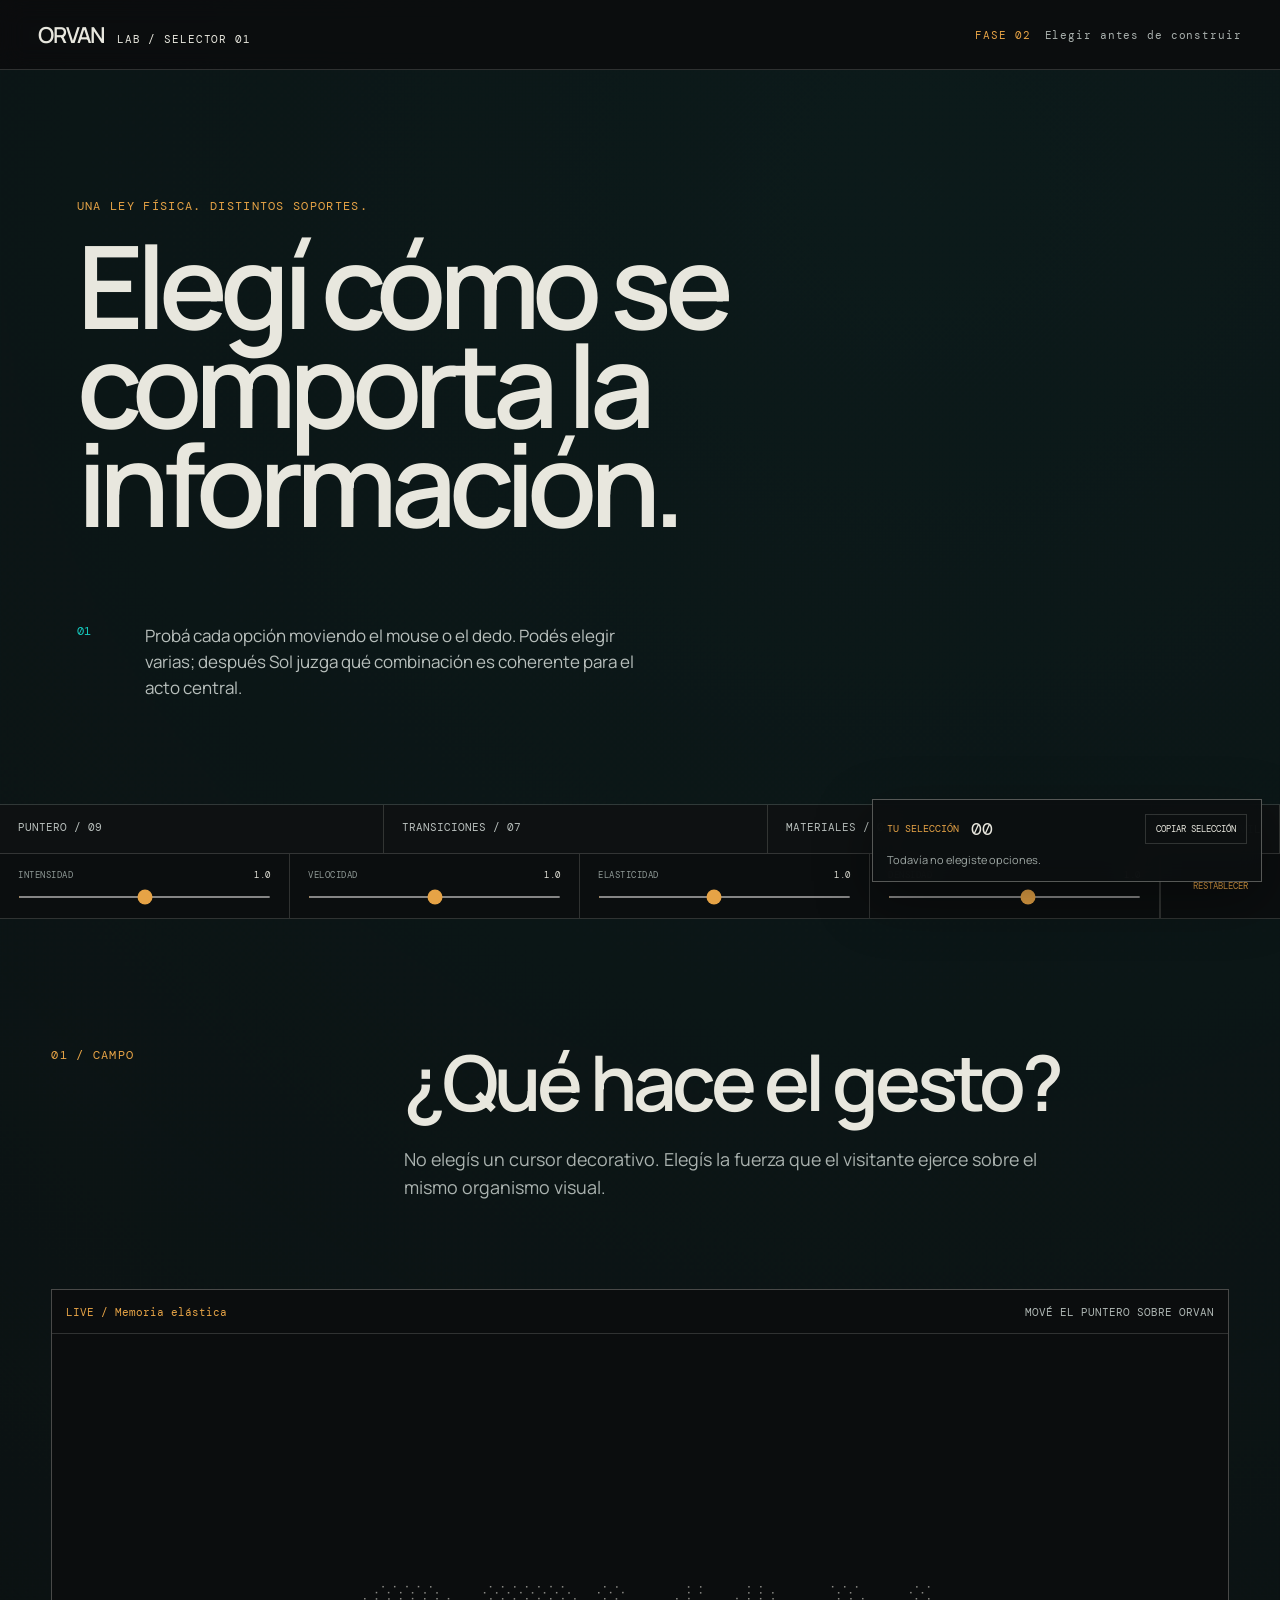
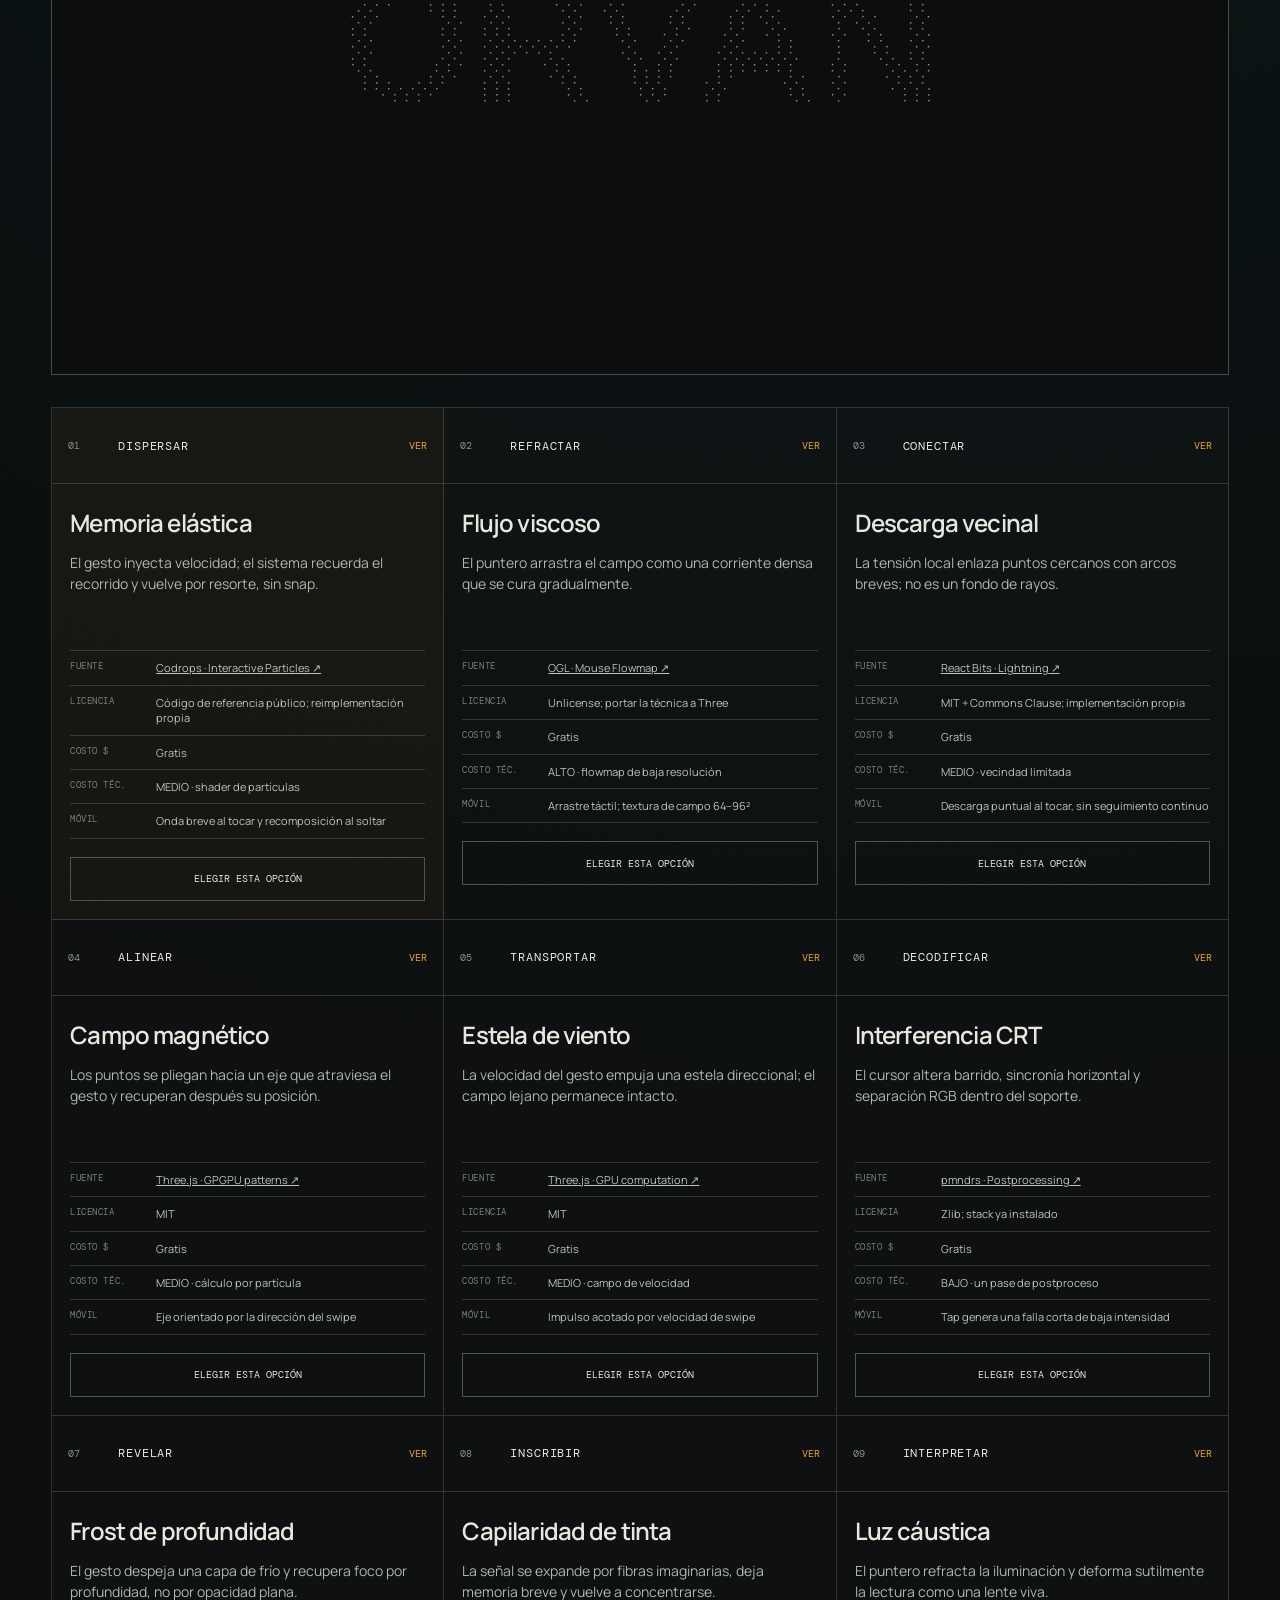
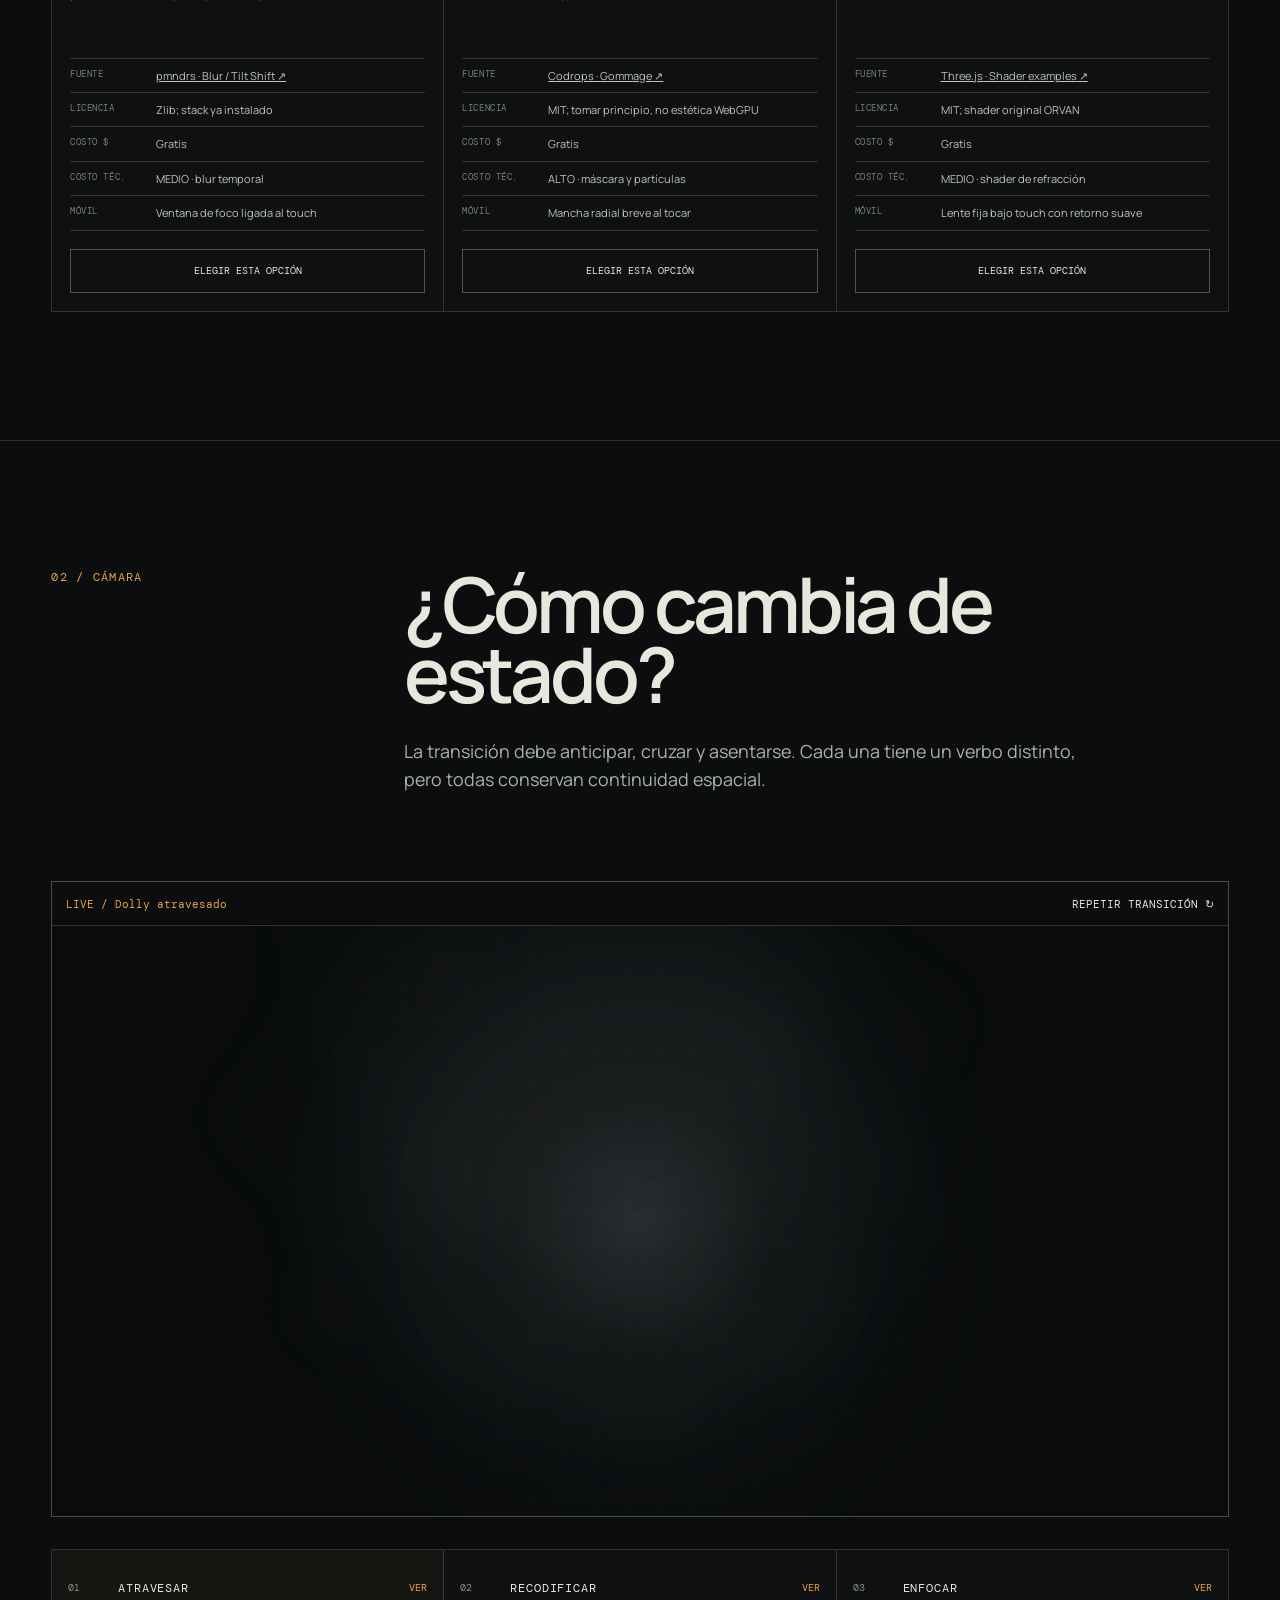
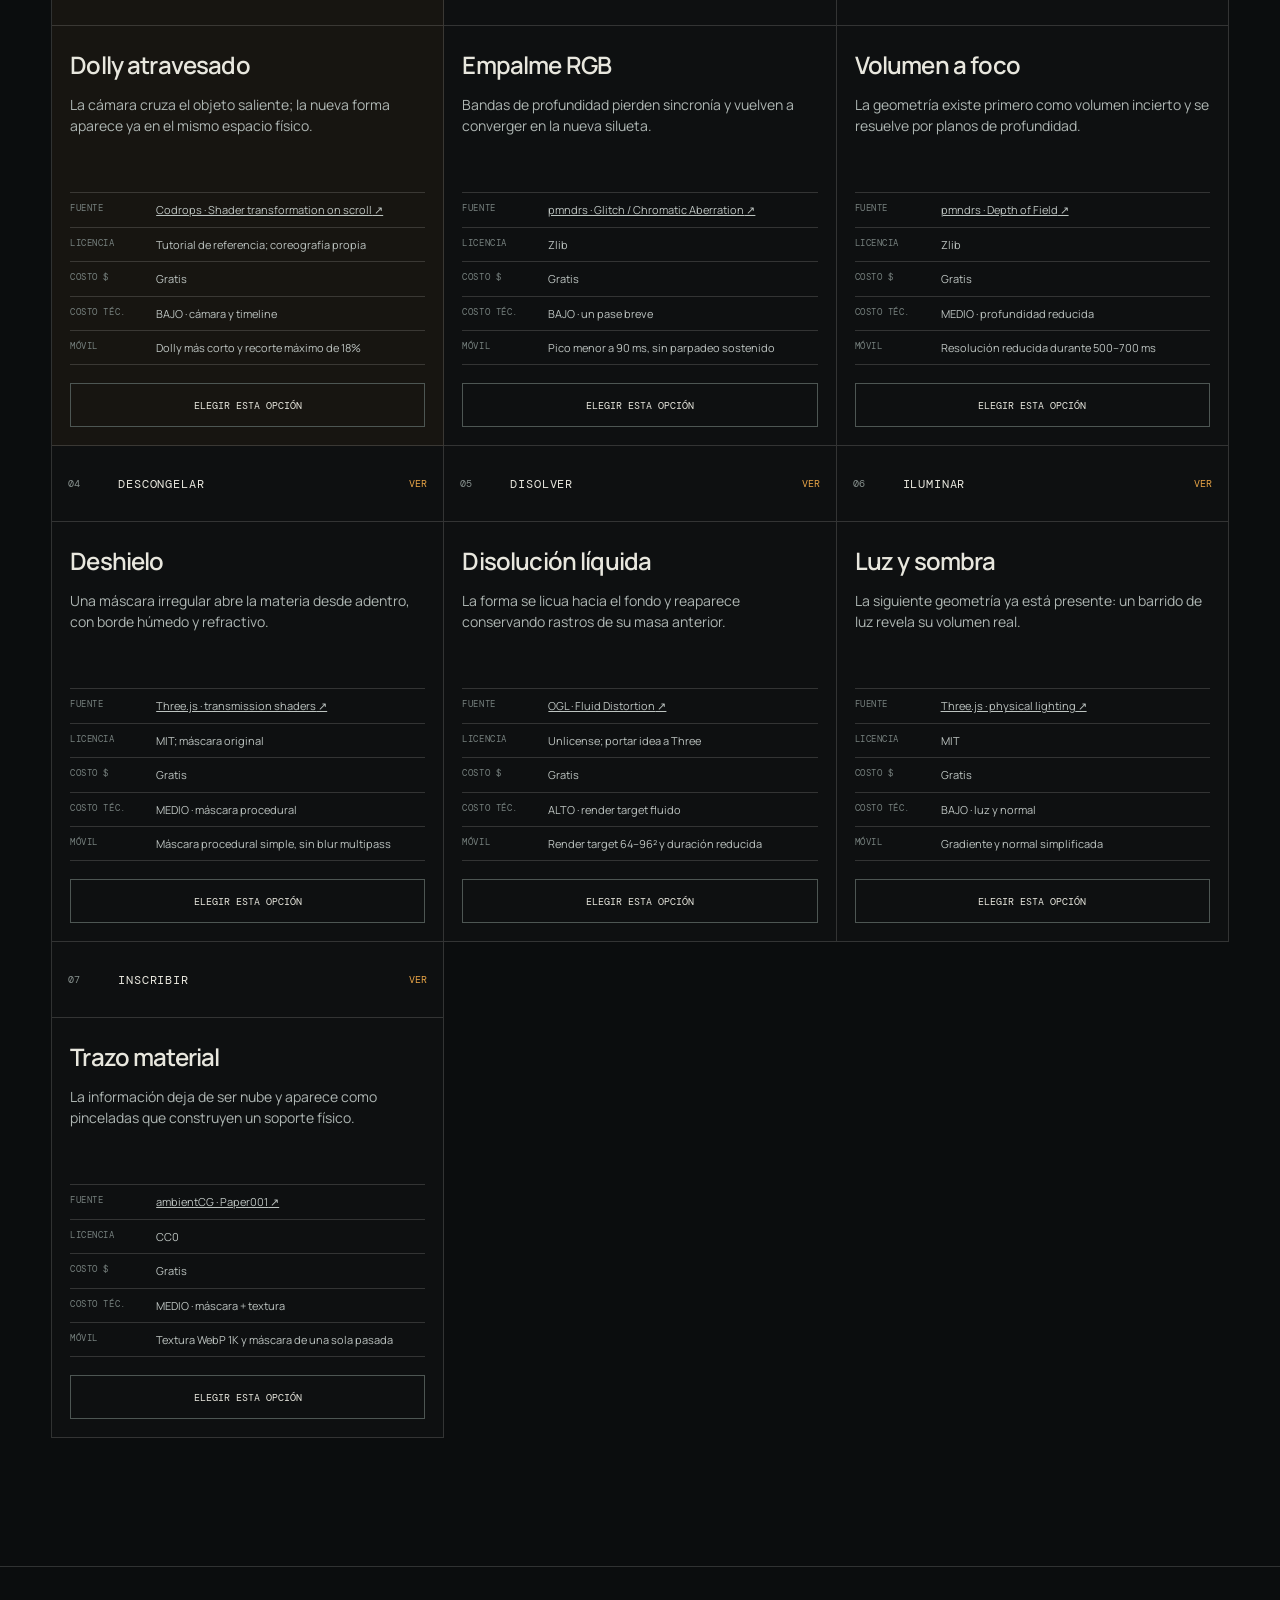
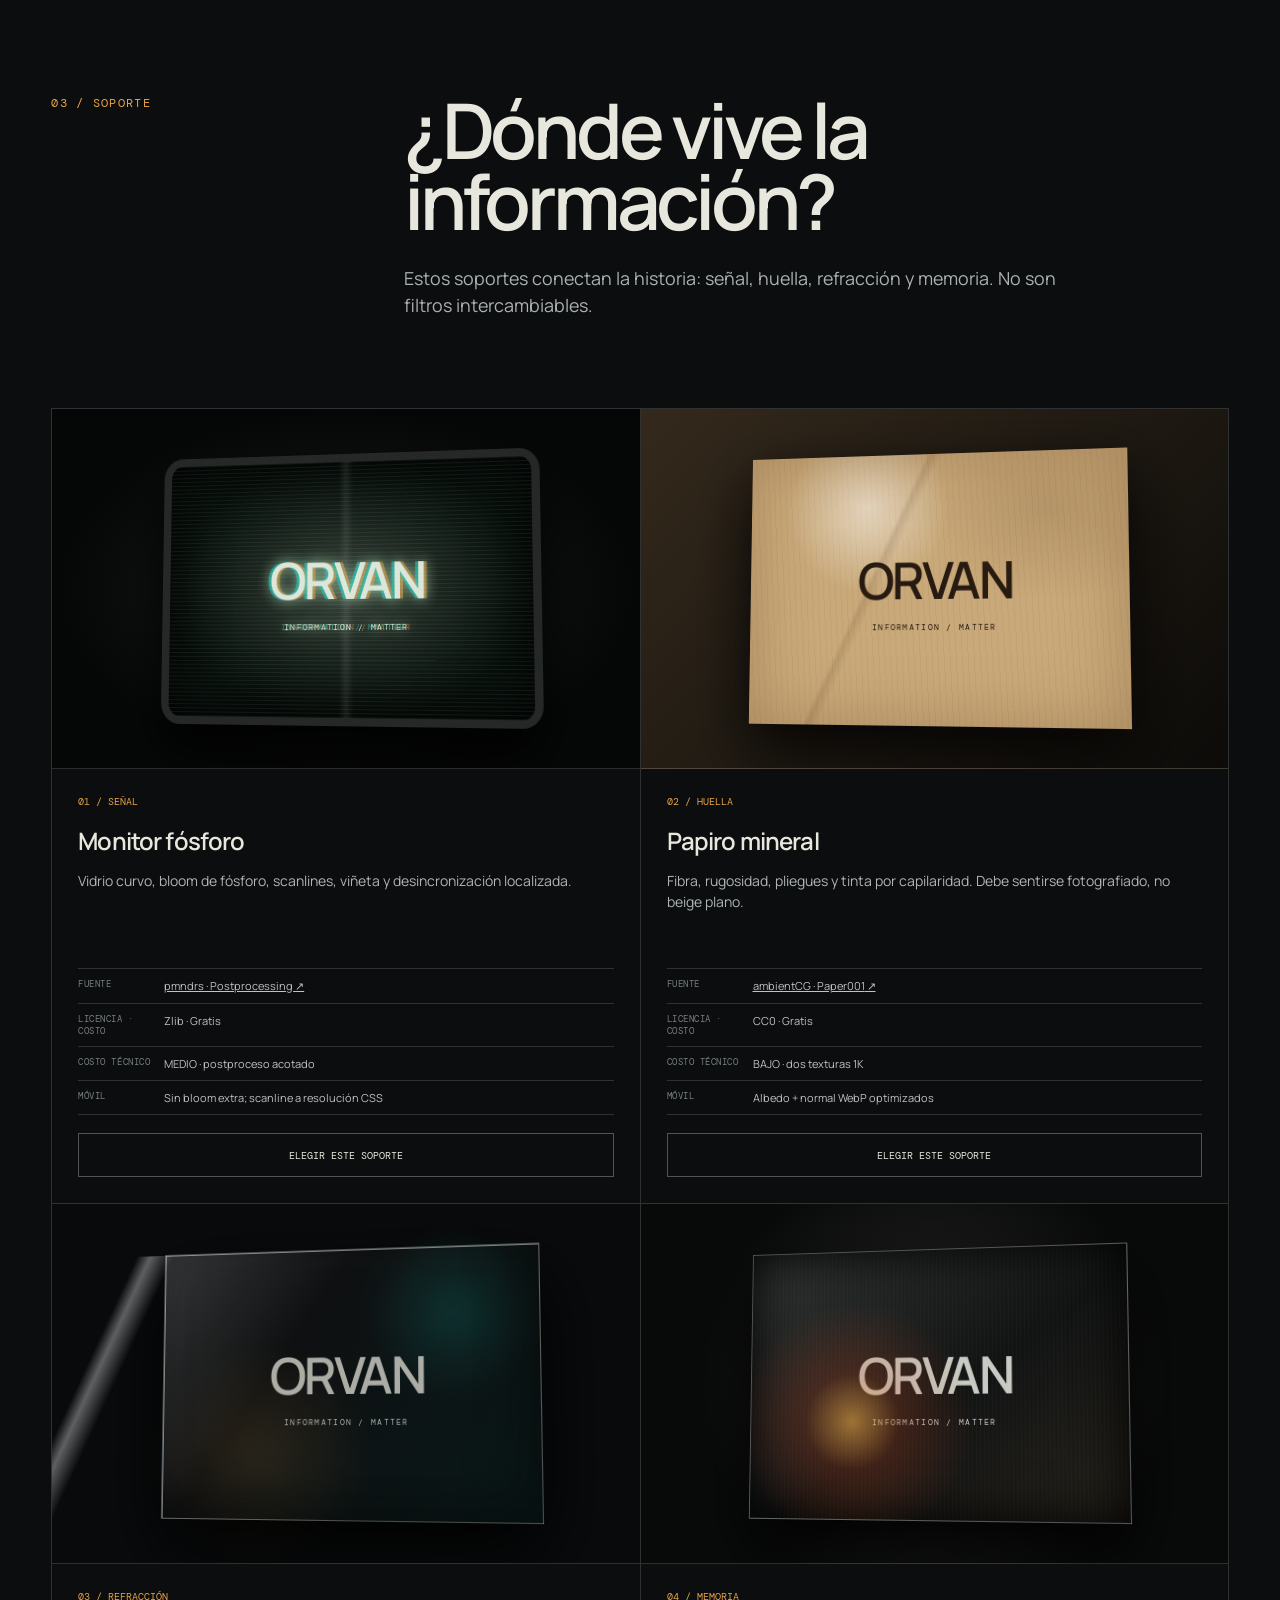
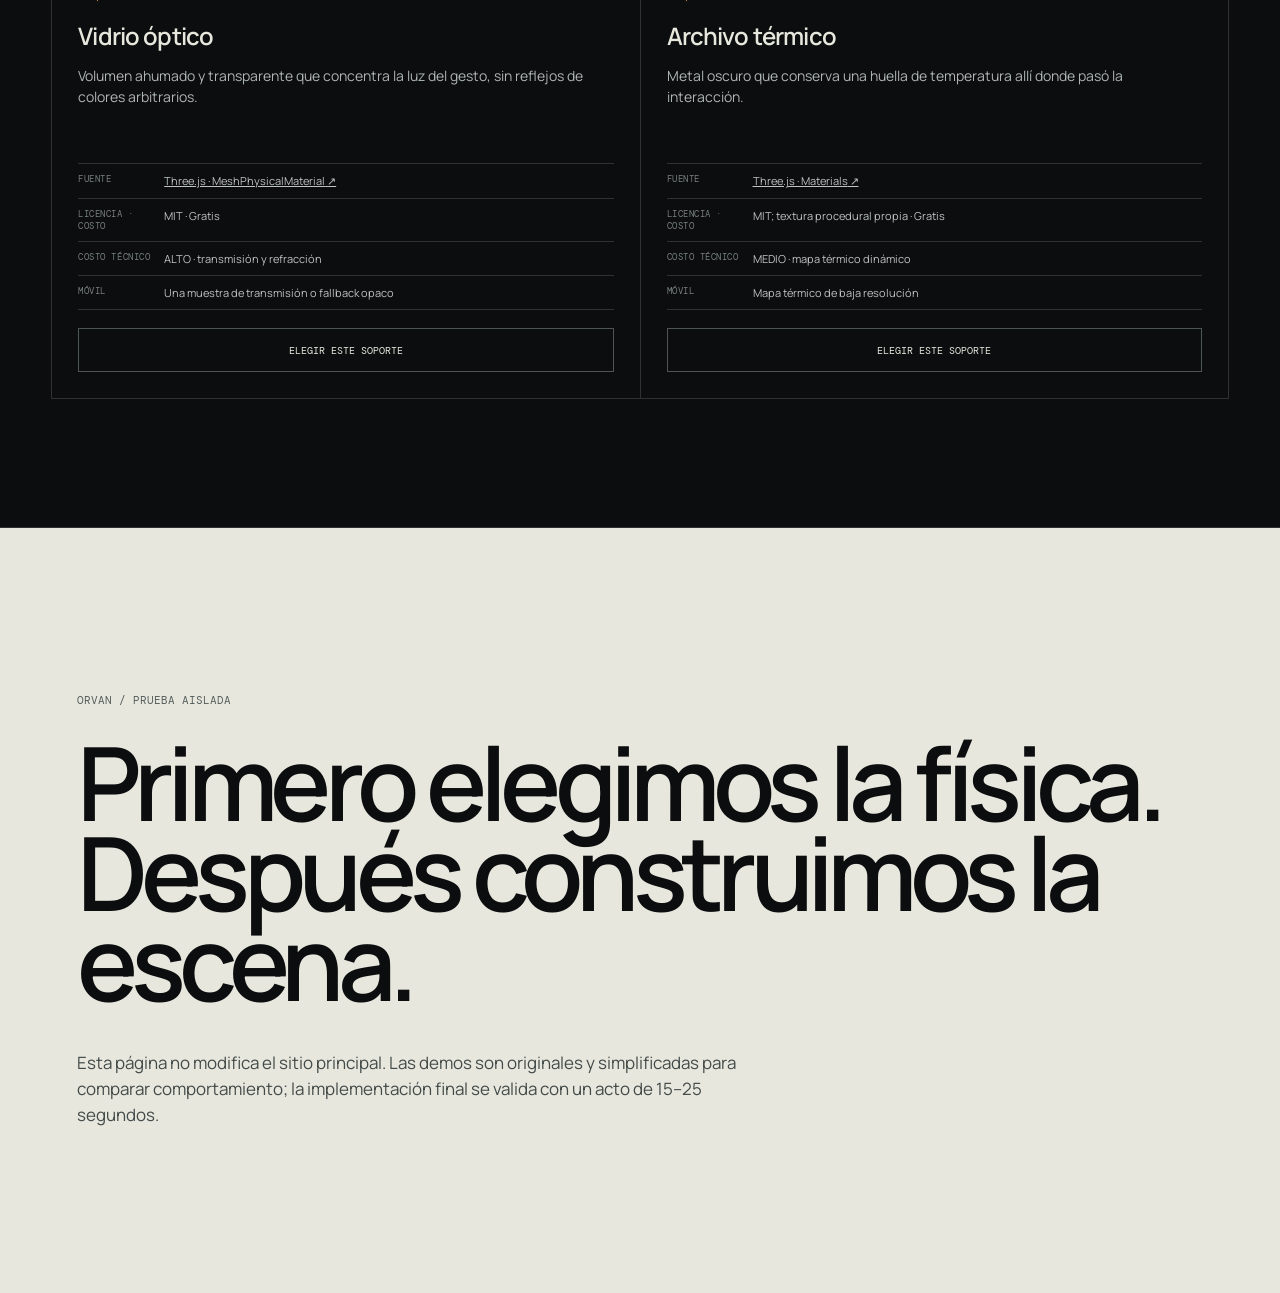
<file: selector.html>
<!doctype html>
<html lang="es">
  <head>
    <meta charset="UTF-8" />
    <meta name="viewport" content="width=device-width, initial-scale=1.0" />
    <meta name="robots" content="noindex,nofollow" />
    <meta name="theme-color" content="#0b0d0e" />
    <link rel="icon" href="data:image/svg+xml,%3Csvg xmlns='http://www.w3.org/2000/svg' viewBox='0 0 64 64'%3E%3Crect width='64' height='64' fill='%230b0d0e'/%3E%3Cpath d='M11 12h12l9 26 9-26h12L37 52H27z' fill='%23e6a346'/%3E%3C/svg%3E" />
    <title>ORVAN — Selector de lenguaje físico</title>
    <script type="module" crossorigin src="./assets/selector-DkYzCMmR.js"></script>
    <link rel="modulepreload" crossorigin href="./assets/jsx-runtime-n5LQ9ujS.js">
    <link rel="modulepreload" crossorigin href="./assets/client-CB8it3IZ.js">
    <link rel="stylesheet" crossorigin href="./assets/selector--_bkCTRO.css">
  </head>
  <body>
    <div id="selector-root"></div>
  </body>
</html>
</file>
<file: assets/selector--_bkCTRO.css>
@font-face{font-family:Manrope;font-style:normal;font-display:swap;font-weight:400;src:url([data-uri])format("woff2"),url([data-uri])format("woff");unicode-range:U+460-52F,U+1C80-1C8A,U+20B4,U+2DE0-2DFF,U+A640-A69F,U+FE2E-FE2F}@font-face{font-family:Manrope;font-style:normal;font-display:swap;font-weight:400;src:url(./manrope-cyrillic-400-normal-BMzJvInZ.woff2)format("woff2"),url(./manrope-cyrillic-400-normal-Dvx59UGC.woff)format("woff");unicode-range:U+301,U+400-45F,U+490-491,U+4B0-4B1,U+2116}@font-face{font-family:Manrope;font-style:normal;font-display:swap;font-weight:400;src:url(./manrope-greek-400-normal-CM4qok81.woff2)format("woff2"),url(./manrope-greek-400-normal-DuX9RsAR.woff)format("woff");unicode-range:U+370-377,U+37A-37F,U+384-38A,U+38C,U+38E-3A1,U+3A3-3FF}@font-face{font-family:Manrope;font-style:normal;font-display:swap;font-weight:400;src:url(./manrope-vietnamese-400-normal-DHb3EETF.woff2)format("woff2"),url(./manrope-vietnamese-400-normal-D7E_mLGF.woff)format("woff");unicode-range:U+102-103,U+110-111,U+128-129,U+168-169,U+1A0-1A1,U+1AF-1B0,U+300-301,U+303-304,U+308-309,U+323,U+329,U+1EA0-1EF9,U+20AB}@font-face{font-family:Manrope;font-style:normal;font-display:swap;font-weight:400;src:url(./manrope-latin-ext-400-normal-CMDvPJRp.woff2)format("woff2"),url(./manrope-latin-ext-400-normal-C-X6QNXX.woff)format("woff");unicode-range:U+100-2BA,U+2BD-2C5,U+2C7-2CC,U+2CE-2D7,U+2DD-2FF,U+304,U+308,U+329,U+1D00-1DBF,U+1E00-1E9F,U+1EF2-1EFF,U+2020,U+20A0-20AB,U+20AD-20C0,U+2113,U+2C60-2C7F,U+A720-A7FF}@font-face{font-family:Manrope;font-style:normal;font-display:swap;font-weight:400;src:url(./manrope-latin-400-normal-PaqtzbVb.woff2)format("woff2"),url(./manrope-latin-400-normal-8tf8FM3T.woff)format("woff");unicode-range:U+??,U+131,U+152-153,U+2BB-2BC,U+2C6,U+2DA,U+2DC,U+304,U+308,U+329,U+2000-206F,U+20AC,U+2122,U+2191,U+2193,U+2212,U+2215,U+FEFF,U+FFFD}@font-face{font-family:Manrope;font-style:normal;font-display:swap;font-weight:600;src:url([data-uri])format("woff2"),url([data-uri])format("woff");unicode-range:U+460-52F,U+1C80-1C8A,U+20B4,U+2DE0-2DFF,U+A640-A69F,U+FE2E-FE2F}@font-face{font-family:Manrope;font-style:normal;font-display:swap;font-weight:600;src:url(./manrope-cyrillic-600-normal-DvRl3Mj-.woff2)format("woff2"),url(./manrope-cyrillic-600-normal-It4mZcQk.woff)format("woff");unicode-range:U+301,U+400-45F,U+490-491,U+4B0-4B1,U+2116}@font-face{font-family:Manrope;font-style:normal;font-display:swap;font-weight:600;src:url(./manrope-greek-600-normal-BoRV6lzK.woff2)format("woff2"),url(./manrope-greek-600-normal-CF2i9ZRY.woff)format("woff");unicode-range:U+370-377,U+37A-37F,U+384-38A,U+38C,U+38E-3A1,U+3A3-3FF}@font-face{font-family:Manrope;font-style:normal;font-display:swap;font-weight:600;src:url(./manrope-vietnamese-600-normal-C1J5PCl_.woff2)format("woff2"),url(./manrope-vietnamese-600-normal-lA7a_7Ok.woff)format("woff");unicode-range:U+102-103,U+110-111,U+128-129,U+168-169,U+1A0-1A1,U+1AF-1B0,U+300-301,U+303-304,U+308-309,U+323,U+329,U+1EA0-1EF9,U+20AB}@font-face{font-family:Manrope;font-style:normal;font-display:swap;font-weight:600;src:url(./manrope-latin-ext-600-normal-_gBojHdJ.woff2)format("woff2"),url(./manrope-latin-ext-600-normal-u5Pl7hTU.woff)format("woff");unicode-range:U+100-2BA,U+2BD-2C5,U+2C7-2CC,U+2CE-2D7,U+2DD-2FF,U+304,U+308,U+329,U+1D00-1DBF,U+1E00-1E9F,U+1EF2-1EFF,U+2020,U+20A0-20AB,U+20AD-20C0,U+2113,U+2C60-2C7F,U+A720-A7FF}@font-face{font-family:Manrope;font-style:normal;font-display:swap;font-weight:600;src:url(./manrope-latin-600-normal-4f0koTD-.woff2)format("woff2"),url(./manrope-latin-600-normal-BqgrALkZ.woff)format("woff");unicode-range:U+??,U+131,U+152-153,U+2BB-2BC,U+2C6,U+2DA,U+2DC,U+304,U+308,U+329,U+2000-206F,U+20AC,U+2122,U+2191,U+2193,U+2212,U+2215,U+FEFF,U+FFFD}@font-face{font-family:DM Mono;font-style:normal;font-display:swap;font-weight:400;src:url(./dm-mono-latin-ext-400-normal-C2zvOubV.woff2)format("woff2"),url(./dm-mono-latin-ext-400-normal-1aZr6b2b.woff)format("woff");unicode-range:U+100-2BA,U+2BD-2C5,U+2C7-2CC,U+2CE-2D7,U+2DD-2FF,U+304,U+308,U+329,U+1D00-1DBF,U+1E00-1E9F,U+1EF2-1EFF,U+2020,U+20A0-20AB,U+20AD-20C0,U+2113,U+2C60-2C7F,U+A720-A7FF}@font-face{font-family:DM Mono;font-style:normal;font-display:swap;font-weight:400;src:url(./dm-mono-latin-400-normal-4GdczIuU.woff2)format("woff2"),url(./dm-mono-latin-400-normal--0xN8mdc.woff)format("woff");unicode-range:U+??,U+131,U+152-153,U+2BB-2BC,U+2C6,U+2DA,U+2DC,U+304,U+308,U+329,U+2000-206F,U+20AC,U+2122,U+2191,U+2193,U+2212,U+2215,U+FEFF,U+FFFD}:root{--lightningcss-light: ;--lightningcss-dark:initial;color-scheme:dark;--void:#0b0d0e;--panel:#111517;--bone:#e8e7de;--muted:#909a98;--line:#e8e7de2b;--copper:#e6a346;--petrol:#15c9be;font-synthesis:none}*{box-sizing:border-box}html{scroll-behavior:smooth;background:var(--void)}body{color:var(--bone);background:var(--void);margin:0;font-family:Manrope,sans-serif}button,a{font:inherit;color:inherit}.selector-shell{background:radial-gradient(circle at 72% 2%,#15c9be12,transparent 28%),var(--void);min-height:100vh;overflow:hidden}.selector-header{z-index:20;border-bottom:1px solid var(--line);-webkit-backdrop-filter:blur(12px);backdrop-filter:blur(12px);background:#0b0d0ee8;justify-content:space-between;align-items:center;height:70px;padding:0 clamp(18px,3vw,48px);display:flex;position:sticky;top:0}.selector-header>a{align-items:baseline;gap:12px;text-decoration:none;display:flex}.selector-header strong{letter-spacing:-.05em;font-size:22px}.selector-header span,.selector-header div{letter-spacing:.08em;font:11px DM Mono,monospace}.selector-header div{grid-template-columns:auto auto;gap:14px;display:grid}.selector-header div span{color:var(--copper)}.selector-header div b{color:#aab1ae;font-weight:400}.selector-hero{border-bottom:1px solid var(--line);align-content:end;min-height:calc(88vh - 70px);padding:clamp(80px,10vw,150px) clamp(20px,6vw,96px) clamp(70px,8vw,120px);display:grid}.selector-hero>p,.section-intro>span{color:var(--copper);letter-spacing:.11em;margin:0 0 22px;font:12px DM Mono,monospace}.selector-hero h1{letter-spacing:-.065em;text-wrap:balance;max-width:1150px;margin:0;font-size:clamp(56px,9vw,140px);font-weight:600;line-height:.86}.hero-note{grid-template-columns:48px minmax(0,520px);align-items:start;gap:20px;margin-top:clamp(42px,7vw,90px);display:grid}.hero-note span{color:var(--petrol);font:12px DM Mono,monospace}.hero-note p{color:#b8bfbc;margin:0;font-size:17px;line-height:1.55}.selector-jump{z-index:18;border-bottom:1px solid var(--line);background:#0e1112;grid-template-columns:repeat(3,1fr) auto;display:grid;position:sticky;top:70px}.selector-jump a,.selector-jump button{border:0;border-right:1px solid var(--line);color:#b8bfbc;text-align:left;cursor:pointer;background:0 0;min-height:48px;padding:15px 18px;font:11px DM Mono,monospace;text-decoration:none}.selector-jump a:hover,.selector-jump button:hover{color:var(--void);background:var(--copper)}.lab-controls{border-bottom:1px solid var(--line);background:#0b0e0f;grid-template-columns:repeat(4,1fr) auto;display:grid}.lab-controls label{border-right:1px solid var(--line);gap:10px;min-width:0;padding:15px 18px;display:grid}.lab-controls label span{color:#8f9996;letter-spacing:.06em;justify-content:space-between;font:9px DM Mono,monospace;display:flex}.lab-controls label b{color:var(--bone);font-weight:400}.lab-controls input{width:100%;height:2px;accent-color:var(--copper);cursor:ew-resize;margin:5px 0}.lab-controls>button{border:0;border-left:1px solid var(--line);min-width:120px;color:var(--copper);cursor:pointer;background:0 0;font:9px DM Mono,monospace}.lab-controls>button:hover{color:var(--void);background:var(--copper)}.selector-section{border-bottom:1px solid var(--line);padding:clamp(80px,10vw,150px) clamp(18px,4vw,64px);scroll-margin-top:120px}.section-intro{grid-template-columns:minmax(140px,.35fr) 1fr;gap:0 clamp(30px,5vw,80px);max-width:1300px;margin:0 auto clamp(46px,7vw,88px);display:grid}.section-intro>span{grid-row:1/3}.section-intro h2{letter-spacing:-.055em;max-width:800px;margin:0;font-size:clamp(44px,6vw,92px);line-height:.92}.section-intro p{color:#aab2af;max-width:680px;margin:28px 0 0;font-size:clamp(16px,1.4vw,20px);line-height:1.55}.live-stage{background:#0b0d0e;border:1px solid #e8e7de47;width:min(1180px,100%);margin:0 auto 32px;transition:width .48s cubic-bezier(.16,1,.3,1)}.live-stage.is-compact{width:min(390px,100%)}.stage-top{border-bottom:1px solid var(--line);color:#aeb6b3;justify-content:space-between;align-items:center;min-height:44px;padding:0 14px;font:11px DM Mono,monospace;display:flex}.stage-top span{color:var(--copper)}.stage-top b{font-weight:400}.stage-top button{color:var(--bone);cursor:pointer;background:0 0;border:0;padding:8px 0;font:11px DM Mono,monospace}.particle-stage{touch-action:none;background:#0b0d0e;width:100%;height:clamp(330px,53vw,640px);display:block}.live-stage.is-compact .particle-stage{height:560px}.particle-stage--frost{filter:contrast(.92);background:linear-gradient(125deg,#d6e5dc14,#0000 45%),#0b0d0e}.particle-stage--caustic{background:radial-gradient(at 40% 35%,#15c9be14,#0000 45%),#0b0d0e}.candidate-grid{border-top:1px solid var(--line);border-left:1px solid var(--line);grid-template-columns:repeat(3,1fr);width:min(1180px,100%);margin:auto;display:grid}.candidate{border-right:1px solid var(--line);border-bottom:1px solid var(--line);background:#ffffff03;min-width:0;transition:background .25s}.candidate[data-active=true]{background:#e6a3460e}.candidate[data-selected=true]{box-shadow:inset 0 3px 0 var(--petrol)}.candidate-preview{border:0;border-bottom:1px solid var(--line);cursor:pointer;text-align:left;background:0 0;grid-template-columns:38px 1fr auto;align-items:center;gap:12px;width:100%;min-height:76px;padding:14px 16px;display:grid}.candidate-preview span,.candidate-preview i{color:#87918e;font:10px DM Mono,monospace}.candidate-preview b{letter-spacing:.07em;font:12px DM Mono,monospace}.candidate-preview i{color:var(--copper)}.candidate-preview:hover{background:var(--bone);color:var(--void)}.candidate-preview:hover span,.candidate-preview:hover i{color:var(--void)}.candidate-copy{padding:22px 18px 18px}.candidate-copy h3,.material-card h3{letter-spacing:-.035em;margin:0 0 13px;font-size:24px}.candidate-copy>p,.material-card>div>p{color:#aeb6b3;min-height:76px;margin:0 0 22px;font-size:14px;line-height:1.5}dl{border-top:1px solid var(--line);margin:0;display:grid}dl>div{border-bottom:1px solid var(--line);grid-template-columns:76px 1fr;gap:10px;padding:9px 0;display:grid}dt{color:#77817f;letter-spacing:.06em;font:9px DM Mono,monospace}dd{color:#bdc4c1;margin:0;font-size:11px;line-height:1.4}dd a:hover{color:var(--copper)}.candidate-select,.material-card button{cursor:pointer;background:0 0;border:1px solid #4d5653;width:100%;min-height:44px;margin-top:18px;padding:12px;font:10px DM Mono,monospace}.candidate-select:hover,.candidate[data-selected=true] .candidate-select,.material-card button:hover,.material-card[data-selected=true] button{border-color:var(--petrol);color:#07100f;background:var(--petrol)}.transition-stage{perspective:900px;background:radial-gradient(circle,#202628 0,#12161799 20%,#090b0c 61%);height:clamp(350px,48vw,590px);position:relative;overflow:hidden}.transition-stage:before{content:"";opacity:.18;background-image:linear-gradient(#ffffff1a 1px,#0000 1px),linear-gradient(90deg,#ffffff1a 1px,#0000 1px);background-size:32px 32px;position:absolute;inset:0;-webkit-mask-image:radial-gradient(circle,#000,#0000 75%);mask-image:radial-gradient(circle,#000,#0000 75%)}.transition-depth{transform-style:preserve-3d;place-items:center;animation:3.8s cubic-bezier(.65,0,.2,1) both stage-cycle;display:grid;position:absolute;inset:0}.transition-depth>strong{letter-spacing:.16em;font:12px DM Mono,monospace;position:absolute;bottom:10%}.transition-depth>strong em{color:var(--copper);margin:0 16px;font-style:normal}.transition-object{aspect-ratio:1;width:min(34vw,330px);transform-style:preserve-3d;position:relative}.transition-object i{width:48%;height:48%;transform:translate(-50%,-50%) rotate(calc(var(--r,0) * 1deg)) translateY(calc(var(--d,0) * 1px));background:#e8e7de0e;border:1px solid #e8e7deb3;position:absolute;top:50%;left:50%;box-shadow:0 0 35px #15c9be14}.transition-object i:first-child{--r:0;--d:-88}.transition-object i:nth-child(2){--r:26;--d:-55}.transition-object i:nth-child(3){--r:52;--d:-22}.transition-object i:nth-child(4){--r:78;--d:11}.transition-object i:nth-child(5){--r:104;--d:44}.transition-object i:nth-child(6){--r:130;--d:77}.transition-object i:nth-child(7){--r:156;--d:110}@keyframes stage-cycle{0%{opacity:0;transform:translateZ(-850px)rotateX(28deg)}22%{opacity:1}60%{transform:translateZ(0)rotateX(0)}82%{opacity:1;filter:none}to{opacity:.15;filter:blur(12px);transform:translateZ(540px)}}.transition-rgb .transition-object{filter:drop-shadow(-7px 0 #15c9beb8)drop-shadow(7px 0 #e6a346b8);animation:3.8s step-end both rgb-splice}@keyframes rgb-splice{0%,21%{clip-path:inset(48% 0)}22%{clip-path:inset(0)}31%{clip-path:polygon(0 0,100% 0,100% 24%,0 31%,0 54%,100% 47%,100% 70%,0 78%,0 100%,100% 100%)}38%,to{clip-path:inset(0);filter:drop-shadow(-2px 0 #15c9be61)drop-shadow(2px 0 #e6a34659)}}.transition-focus .transition-object{animation:3.8s both focus-volume}@keyframes focus-volume{0%{filter:blur(28px);transform:scale(.45)}58%{filter:blur();transform:scale(1)}to{filter:blur(10px);transform:scale(1.8)}}.transition-thaw .transition-object{animation:3.8s both thaw}@keyframes thaw{0%{clip-path:circle(0);filter:blur(10px)}55%{clip-path:circle(72%);filter:blur()}to{clip-path:circle(110%);filter:blur(8px)}}.transition-dissolve .transition-object{animation:3.8s cubic-bezier(.16,1,.3,1) both dissolve}@keyframes dissolve{0%{filter:blur(15px);transform:scaleY(.08)skew(25deg)}50%{filter:blur(1px);transform:scaleY(1.25)skew(-4deg)}to{filter:blur(16px);opacity:.1;transform:scale(2.2)}}.transition-shadow .transition-stage,.transition-shadow{background:radial-gradient(circle at 15%,#d7c9ae 0,#403c35 15%,#0b0d0e 47%) 0 0/240% 100%;animation:3.8s both light-travel}@keyframes light-travel{0%{background-position:100% 0}to{background-position:0 0}}.transition-stroke .transition-object i{transform-origin:0;background:linear-gradient(90deg,#0000,#d4b078 18%,#755530 55%,#0000);border:0;animation:3.8s cubic-bezier(.16,1,.3,1) both stroke-in}@keyframes stroke-in{0%{filter:blur(8px);scale:0 1}45%{filter:none;scale:1}to{opacity:.18;transform:translate(-50%,-50%)scale(2)}}.transition-depth,.transition-rgb .transition-object,.transition-focus .transition-object,.transition-thaw .transition-object,.transition-dissolve .transition-object,.transition-shadow,.transition-stroke .transition-object i{animation-duration:var(--cycle,3.8s)}.transition-stage.is-compact .transition-object{width:260px}.material-grid{border-top:1px solid var(--line);border-left:1px solid var(--line);grid-template-columns:repeat(2,1fr);width:min(1180px,100%);margin:auto;display:grid}.material-card{border-right:1px solid var(--line);border-bottom:1px solid var(--line)}.material-card>div:last-child{padding:26px}.material-card>div>span{color:var(--copper);margin-bottom:16px;font:10px DM Mono,monospace;display:block}.material-preview{border-bottom:1px solid var(--line);perspective:800px;background:#0a0b0c;place-items:center;height:360px;display:grid;overflow:hidden}.material-object{aspect-ratio:1.4;text-align:center;border:1px solid #ffffff40;place-content:center;width:65%;transition:transform .7s cubic-bezier(.16,1,.3,1);display:grid;position:relative;transform:rotateX(4deg)rotateY(-8deg)}.material-preview:hover .material-object{transform:rotateX(-3deg)rotateY(8deg)scale(1.04)}.material-object b{letter-spacing:-.05em;font-size:clamp(28px,4vw,56px)}.material-object span{letter-spacing:.16em;margin-top:8px;font:8px DM Mono,monospace}.material-object i{pointer-events:none;position:absolute;inset:0}.material-crt{background:radial-gradient(#1b2120,#050606 70%)}.material-crt .material-object{color:#dce6d8;text-shadow:-3px 0 #15c9be99,3px 0 #e6a3468c,0 0 14px #b9e7bd;background:radial-gradient(#b7e6b92e,#07100b 70%);border:8px solid #252826;border-radius:5%/8%;overflow:hidden;box-shadow:inset 0 0 55px #000,0 28px 50px #000}.material-crt .material-object i{background:repeating-linear-gradient(0deg,#ffffff0f 0 1px,#0000 1px 4px),linear-gradient(90deg,#0000 0 48%,#ffffff14 50%,#0000 52%);animation:3s linear infinite crt-roll}@keyframes crt-roll{to{background-position:0 12px,30px 0}}.material-paper{background:linear-gradient(135deg,#34291c,#0c0b09)}.material-paper .material-object{color:#271b11;filter:url(#none);background:radial-gradient(circle at 32% 20%,#ffffff80,#0000 25%),repeating-linear-gradient(87deg,#3e2a170f 0 1px,#0000 1px 6px),#c9a979;border:0;box-shadow:0 25px 60px #050403,inset 0 0 65px #48260d40}.material-paper .material-object i{opacity:.6;background:linear-gradient(115deg,#0000 36%,#452a1238 37%,#0000 39%),radial-gradient(at 80% 22%,#472b1140,#0000 30%)}.material-glass{background:radial-gradient(circle at 68% 30%,#15c9be29,#0000 18%),radial-gradient(circle at 35% 70%,#e6a34621,#0000 24%),#080a0b}.material-glass .material-object{color:#e8e7deb8;-webkit-backdrop-filter:blur(10px);backdrop-filter:blur(10px);background:linear-gradient(125deg,#ffffff2e,#ffffff06 35%,#15c9be12);box-shadow:inset 1px 1px #ffffff73,inset -15px -18px 45px #0006,0 30px 70px #000}.material-glass .material-object i{background:linear-gradient(115deg,#0000 35%,#ffffff59 38%,#0000 43%);animation:4s ease-in-out infinite glass-light;transform:translate(-55%)}@keyframes glass-light{50%{transform:translate(60%)}}.material-metal{background:radial-gradient(circle,#2a2b29,#080909 68%)}.material-metal .material-object{color:#c8cbc3;background:repeating-linear-gradient(90deg,#ffffff06 0 1px,#0000 1px 4px),linear-gradient(145deg,#303432,#111313 54%,#25211a);box-shadow:inset 0 0 50px #000,0 28px 60px #000}.material-metal .material-object i{background:radial-gradient(circle at 28% 64%,#e6a346a6,#c24a2340 15%,#0000 38%);animation:4.5s ease-in-out infinite alternate thermal}@keyframes thermal{to{filter:hue-rotate(22deg);background-position:120px -40px}}.selection-dock{z-index:30;-webkit-backdrop-filter:blur(12px);backdrop-filter:blur(12px);background:#0c0f10f0;border:1px solid #e8e7de57;grid-template-columns:1fr auto;gap:8px 14px;width:min(390px,100vw - 36px);padding:14px;display:grid;position:fixed;bottom:18px;right:18px;box-shadow:0 18px 55px #00000061}.selection-dock>div{align-items:center;gap:12px;font:10px DM Mono,monospace;display:flex}.selection-dock>div span{color:var(--copper)}.selection-dock>div b{font-size:18px}.selection-dock p{color:#9fa8a5;grid-column:1/-1;margin:0;font-size:11px;line-height:1.4}.selection-dock button{border:1px solid var(--line);cursor:pointer;background:0 0;grid-area:1/2;padding:8px 10px;font:9px DM Mono,monospace}.selection-dock button:hover{background:var(--bone);color:var(--void)}.selector-footer{background:var(--bone);min-height:85vh;color:var(--void);align-content:center;padding:clamp(70px,10vw,150px) clamp(20px,6vw,96px);display:grid}.selector-footer>p:first-child{color:#555e5c;margin:0 0 30px;font:11px DM Mono,monospace}.selector-footer h2{letter-spacing:-.065em;max-width:1100px;margin:0;font-size:clamp(48px,8vw,120px);line-height:.88}.selector-footer>p:last-child{color:#434b49;max-width:680px;margin:42px 0 0;font-size:17px;line-height:1.55}@media (max-width:880px){.selector-header div b{display:none}.selector-jump{grid-template-columns:repeat(3,1fr)}.selector-jump button{border-top:1px solid var(--line);grid-column:1/-1}.lab-controls{grid-template-columns:1fr 1fr}.lab-controls>button{border-top:1px solid var(--line);border-left:0;grid-column:1/-1;min-height:42px}.section-intro{grid-template-columns:1fr}.section-intro>span{grid-row:auto}.candidate-grid{grid-template-columns:1fr 1fr}.material-grid{grid-template-columns:1fr}.particle-stage{height:520px}.candidate-copy>p{min-height:auto}}@media (max-width:560px){.selector-header{height:62px}.selector-header>a span{display:none}.selector-jump{top:62px}.selector-jump a{text-align:center;padding:13px 8px;font-size:8px}.selector-jump button{text-align:center;min-height:42px}.selector-hero{min-height:74vh;padding-top:70px}.selector-hero h1{font-size:clamp(48px,15vw,72px)}.hero-note{grid-template-columns:30px 1fr}.hero-note p{font-size:16px}.selector-section{padding:82px 14px}.section-intro{margin-bottom:42px}.section-intro h2{font-size:48px}.section-intro p{font-size:16px}.lab-controls label{padding:13px 12px}.candidate-grid{grid-template-columns:1fr}.stage-top b{display:none}.particle-stage{height:470px}.transition-stage{height:480px}.transition-depth>strong{font-size:9px}.transition-object{width:250px}.material-preview{height:310px}.material-object{width:78%}.material-card>div:last-child{padding:22px 16px}.selection-dock{width:calc(100vw - 20px);bottom:10px;right:10px}}@media (prefers-reduced-motion:reduce){html{scroll-behavior:auto}.transition-depth,.transition-object,.transition-object i,.material-object i{animation:none!important}.material-object,.live-stage{transition:none}.particle-stage{display:none}.live-stage:first-of-type:after{content:"Vista estática: el movimiento reducido está activo.";color:#9aa29f;place-items:center;min-height:260px;font:12px DM Mono,monospace;display:grid}}
</file>
